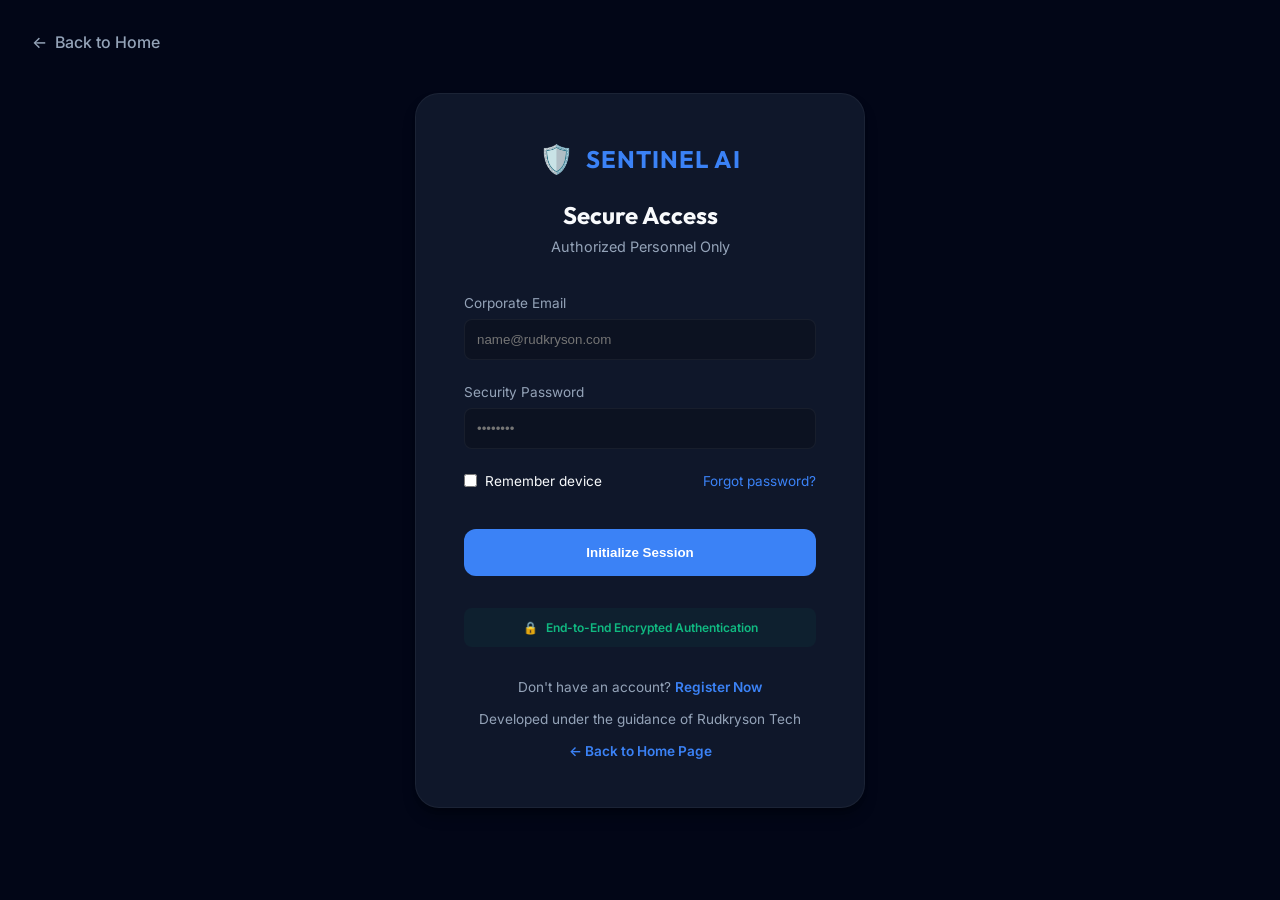
<file: frontend/login.html>
<!DOCTYPE html>
<html lang="en">
<head>
    <meta charset="UTF-8">
    <meta name="viewport" content="width=device-width, initial-scale=1.0">
    <title>Sentinel AI | Secure Login</title>
    <link rel="stylesheet" href="css/style.css">
    <link rel="preconnect" href="https://fonts.googleapis.com">
    <link rel="preconnect" href="https://fonts.gstatic.com" crossorigin>
    <link href="https://fonts.googleapis.com/css2?family=Inter:wght@300;400;500;600;700&family=Outfit:wght@400;600;700&display=swap" rel="stylesheet">
    <style>
        body {
            background-color: var(--bg-deep);
            display: flex;
            align-items: center;
            justify-content: center;
            padding: 2rem;
        }
        .login-card {
            background: var(--bg-surface);
            width: 100%;
            max-width: 450px;
            padding: 3rem;
            border-radius: 24px;
            border: 1px solid var(--glass-border);
            box-shadow: var(--card-shadow);
        }
        .login-header {
            text-align: center;
            margin-bottom: 2.5rem;
        }
        .login-header .logo {
            justify-content: center;
            margin-bottom: 1.5rem;
        }
        .login-header h2 {
            font-size: 1.5rem;
            margin-bottom: 0.5rem;
        }
        .login-header p {
            color: var(--text-dim);
            font-size: 0.9rem;
        }
        .form-group { margin-bottom: 1.5rem; }
        .login-btn {
            width: 100%;
            background: var(--primary);
            color: white;
            border: none;
            padding: 1rem;
            border-radius: 12px;
            font-weight: 600;
            cursor: pointer;
            margin-top: 1rem;
            transition: all 0.3s;
        }
        .login-btn:hover {
            background: #2563eb;
            transform: scale(1.02);
        }
        .login-footer {
            text-align: center;
            margin-top: 2rem;
            font-size: 0.85rem;
            color: var(--text-dim);
        }
        .security-note {
            display: flex;
            align-items: center;
            justify-content: center;
            gap: 0.5rem;
            margin-top: 2rem;
            padding: 0.75rem;
            background: rgba(16, 185, 129, 0.05);
            border-radius: 8px;
            color: var(--success);
            font-size: 0.75rem;
            font-weight: 600;
        }
    </style>
</head>
<body>
    <a href="landing.html" style="position: absolute; top: 2rem; left: 2rem; text-decoration: none; color: var(--text-dim); display: flex; align-items: center; gap: 0.5rem; font-weight: 500;">
        <span>←</span> Back to Home
    </a>
    <div class="login-card">
        <div class="login-header">
            <a href="landing.html" style="text-decoration: none;">
                <div class="logo">
                    <span class="logo-icon">🛡️</span>
                    <span class="logo-text">SENTINEL AI</span>
                </div>
            </a>
            <h2>Secure Access</h2>
            <p>Authorized Personnel Only</p>
        </div>

        <form id="login-form">
            <div class="form-group">
                <label>Corporate Email</label>
                <input type="email" id="email" placeholder="name@rudkryson.com" required style="width: 100%;">
            </div>
            <div class="form-group">
                <label>Security Password</label>
                <input type="password" id="password" placeholder="••••••••" required style="width: 100%;">
            </div>
            
            <div style="display: flex; justify-content: space-between; align-items: center; margin-bottom: 1.5rem;">
                <label style="display: flex; align-items: center; gap: 0.5rem; font-size: 0.85rem; cursor: pointer;">
                    <input type="checkbox"> Remember device
                </label>
                <a href="#" style="color: var(--primary); font-size: 0.85rem; text-decoration: none;">Forgot password?</a>
            </div>

            <button type="submit" class="login-btn" id="login-btn">Initialize Session</button>
        </form>

        <script>
            document.getElementById('login-form').addEventListener('submit', async (e) => {
                e.preventDefault();
                const btn = document.getElementById('login-btn');
                const email = document.getElementById('email').value;
                const password = document.getElementById('password').value;
                
                btn.textContent = 'Authenticating...';
                btn.disabled = true;

                const formData = new FormData();
                formData.append('username', email);
                formData.append('password', password);

                try {
                    const response = await fetch('/api/auth/login', {
                        method: 'POST',
                        body: formData
                    });
                    
                    if (response.ok) {
                        const data = await response.json();
                        localStorage.setItem('sentinel_token', data.access_token);
                        localStorage.setItem('user_email', email);
                        window.location.href = 'index.html';
                    } else {
                        const err = await response.json();
                        alert('Login Failed: ' + (err.detail || 'Invalid credentials'));
                    }
                } catch (err) {
                    alert('Connection Error: ' + err.message);
                } finally {
                    btn.textContent = 'Initialize Session';
                    btn.disabled = false;
                }
            });
        </script>

        <div class="security-note">
            <span>🔒</span> End-to-End Encrypted Authentication
        </div>

        <div class="login-footer">
            <p style="margin-bottom: 1rem;">Don't have an account? <a href="register.html" style="color: var(--primary); text-decoration: none; font-weight: 600;">Register Now</a></p>
            <p>Developed under the guidance of Rudkryson Tech</p>
            <a href="landing.html" style="color: var(--primary); display: inline-block; margin-top: 1rem; text-decoration: none; font-weight: 600;">← Back to Home Page</a>
        </div>
    </div>
    <script>
        if (localStorage.getItem('sentinel_token')) {
            window.location.href = 'index.html';
        }
    </script>
</body>
</html>
</file>
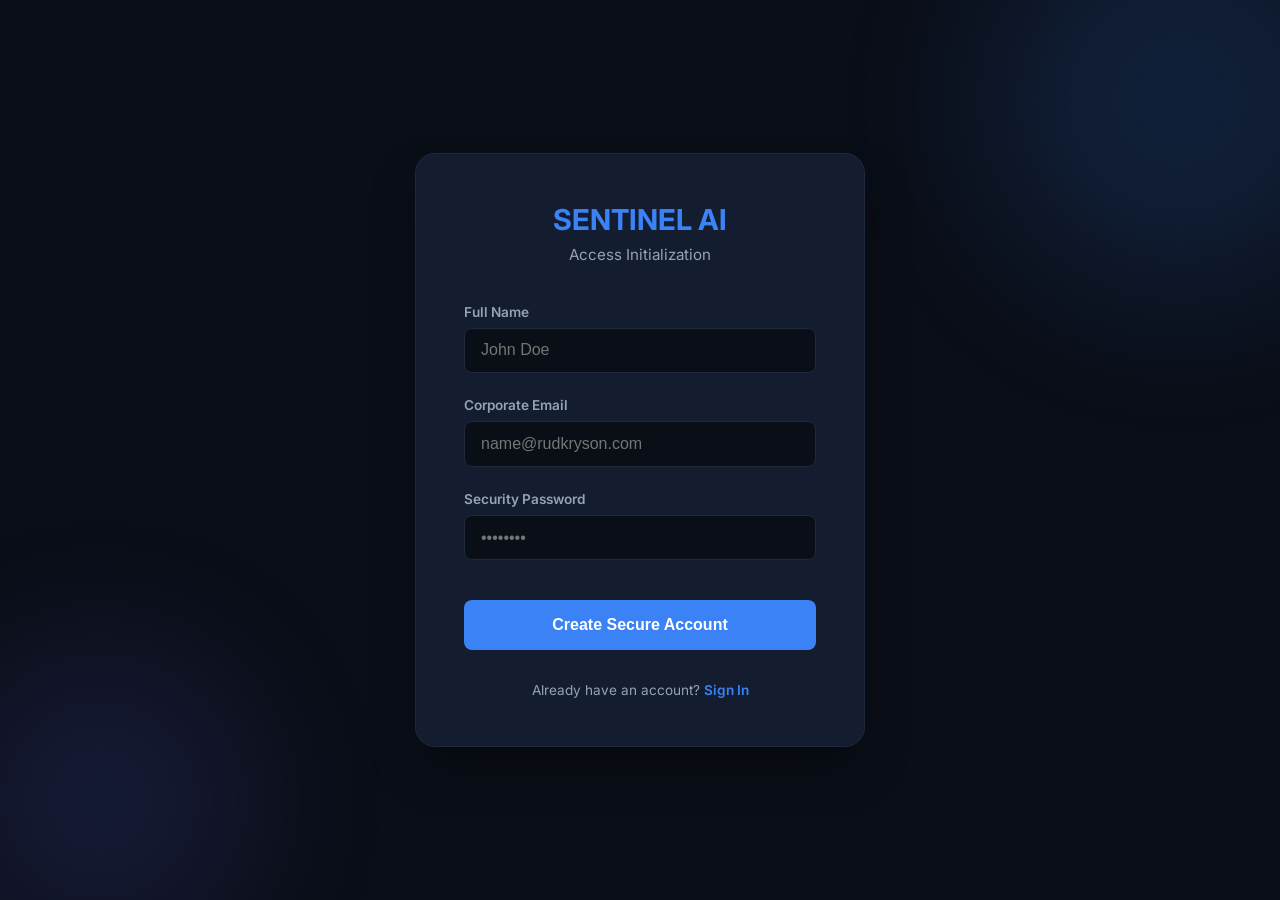
<file: frontend/register.html>
<!DOCTYPE html>
<html lang="en">
<head>
    <meta charset="UTF-8">
    <meta name="viewport" content="width=device-width, initial-scale=1.0">
    <title>Sentinel AI | Security Registration</title>
    <link href="https://fonts.googleapis.com/css2?family=Inter:wght@300;400;600;700&display=swap" rel="stylesheet">
    <style>
        :root {
            --bg: #0a0e17;
            --card-bg: #141c2f;
            --primary: #3b82f6;
            --primary-hover: #2563eb;
            --text: #ffffff;
            --text-dim: #94a3b8;
            --border: #1e293b;
        }

        * { margin: 0; padding: 0; box-sizing: border-box; }
        body {
            font-family: 'Inter', sans-serif;
            background: var(--bg);
            color: var(--text);
            display: flex;
            align-items: center;
            justify-content: center;
            min-height: 100vh;
            overflow: hidden;
        }

        .login-card {
            background: var(--card-bg);
            width: 100%;
            max-width: 450px;
            padding: 3rem;
            border-radius: 20px;
            box-shadow: 0 25px 50px -12px rgba(0, 0, 0, 0.5);
            border: 1px solid var(--border);
            position: relative;
            z-index: 10;
        }

        .header { text-align: center; margin-bottom: 2.5rem; }
        .logo { font-size: 1.8rem; font-weight: 700; color: var(--primary); margin-bottom: 0.5rem; }
        .header p { color: var(--text-dim); font-size: 0.95rem; }

        .form-group { margin-bottom: 1.5rem; }
        .form-group label { display: block; margin-bottom: 0.5rem; font-size: 0.85rem; font-weight: 600; color: var(--text-dim); }
        .form-group input {
            width: 100%;
            padding: 0.8rem 1rem;
            background: var(--bg);
            border: 1px solid var(--border);
            border-radius: 8px;
            color: var(--text);
            font-size: 1rem;
            transition: all 0.3s ease;
        }
        .form-group input:focus {
            outline: none;
            border-color: var(--primary);
            box-shadow: 0 0 0 4px rgba(59, 130, 246, 0.1);
        }

        .login-btn {
            width: 100%;
            padding: 1rem;
            background: var(--primary);
            color: white;
            border: none;
            border-radius: 8px;
            font-size: 1rem;
            font-weight: 600;
            cursor: pointer;
            transition: background 0.3s ease;
            margin-top: 1rem;
        }
        .login-btn:hover { background: var(--primary-hover); }
        .login-btn:disabled { opacity: 0.7; cursor: not-allowed; }

        .footer-links { text-align: center; margin-top: 2rem; font-size: 0.85rem; color: var(--text-dim); }
        .footer-links a { color: var(--primary); text-decoration: none; font-weight: 600; }

        .bg-circles {
            position: fixed;
            top: 0; left: 0; right: 0; bottom: 0;
            z-index: 1;
            overflow: hidden;
        }
        .circle {
            position: absolute;
            border-radius: 50%;
            filter: blur(80px);
            opacity: 0.15;
        }
        .c1 { width: 400px; height: 400px; background: var(--primary); top: -100px; right: -100px; }
        .c2 { width: 300px; height: 300px; background: #6366f1; bottom: -50px; left: -50px; }

        .alert {
            padding: 1rem;
            border-radius: 8px;
            margin-bottom: 1.5rem;
            font-size: 0.85rem;
            display: none;
        }
        .alert-error { background: rgba(239, 68, 68, 0.1); border: 1px solid #ef4444; color: #ef4444; }
        .alert-success { background: rgba(34, 197, 94, 0.1); border: 1px solid #22c55e; color: #22c55e; }
    </style>
</head>
<body>
    <div class="bg-circles">
        <div class="circle c1"></div>
        <div class="circle c2"></div>
    </div>

    <div class="login-card">
        <div class="header">
            <div class="logo">SENTINEL AI</div>
            <p>Access Initialization</p>
        </div>

        <div id="alert" class="alert"></div>

        <form id="register-form">
            <div class="form-group">
                <label>Full Name</label>
                <input type="text" id="fullname" placeholder="John Doe" required>
            </div>
            <div class="form-group">
                <label>Corporate Email</label>
                <input type="email" id="email" placeholder="name@rudkryson.com" required>
            </div>
            <div class="form-group">
                <label>Security Password</label>
                <input type="password" id="password" placeholder="••••••••" required>
            </div>

            <button type="submit" class="login-btn" id="submit-btn">Create Secure Account</button>
        </form>

        <div class="footer-links">
            Already have an account? <a href="login.html">Sign In</a>
        </div>
    </div>

    <script>
        if (localStorage.getItem('sentinel_token')) {
            window.location.href = 'index.html';
        }
        const form = document.getElementById('register-form');
        const btn = document.getElementById('submit-btn');
        const alertBox = document.getElementById('alert');

        form.onsubmit = async (e) => {
            e.preventDefault();
            
            btn.disabled = true;
            btn.textContent = 'Processing...';
            alertBox.style.display = 'none';

            const payload = {
                full_name: document.getElementById('fullname').value,
                email: document.getElementById('email').value,
                password: document.getElementById('password').value
            };

            try {
                const response = await fetch('/api/auth/register', {
                    method: 'POST',
                    headers: { 'Content-Type': 'application/json' },
                    body: JSON.stringify(payload)
                });

                const data = await response.json();

                if (response.ok) {
                    alertBox.className = 'alert alert-success';
                    alertBox.textContent = 'Account created successfully! Redirecting...';
                    alertBox.style.display = 'block';
                    setTimeout(() => window.location.href = 'login.html', 2000);
                } else {
                    alertBox.className = 'alert alert-error';
                    alertBox.textContent = data.detail || 'Registration failed';
                    alertBox.style.display = 'block';
                    btn.disabled = false;
                    btn.textContent = 'Create Secure Account';
                }
            } catch (err) {
                alertBox.className = 'alert alert-error';
                alertBox.textContent = 'Connection error. Please check your backend.';
                alertBox.style.display = 'block';
                btn.disabled = false;
                btn.textContent = 'Create Secure Account';
            }
        };
    </script>
</body>
</html>
</file>
<file: frontend/css/style.css>
:root {
    --bg-deep: #020617;
    --bg-surface: #0f172a;
    --bg-card: rgba(30, 41, 59, 0.7);
    --primary: #3b82f6;
    --primary-glow: rgba(59, 130, 246, 0.3);
    --secondary: #64748b;
    --accent: #0ea5e9;
    --text-main: #f8fafc;
    --text-dim: #94a3b8;
    --success: #10b981;
    --warning: #f59e0b;
    --danger: #ef4444;
    --sidebar-width: 280px;
    --glass-border: rgba(255, 255, 255, 0.05);
    --card-shadow: 0 10px 15px -3px rgba(0, 0, 0, 0.3), 0 4px 6px -4px rgba(0, 0, 0, 0.3);
}

* {
    margin: 0;
    padding: 0;
    box-sizing: border-box;
}

body {
    font-family: 'Inter', sans-serif;
    background-color: var(--bg-deep);
    color: var(--text-main);
    display: flex;
    min-height: 100vh;
    overflow-x: hidden;
}

h1, h2, h3, .logo-text {
    font-family: 'Outfit', sans-serif;
}

/* Sidebar Styling */
.sidebar {
    width: var(--sidebar-width);
    background-color: var(--bg-surface);
    border-right: 1px solid var(--glass-border);
    display: flex;
    flex-direction: column;
    padding: 2rem 0;
    position: fixed;
    height: 100vh;
    z-index: 100;
}

.sidebar-header {
    padding: 0 1.5rem;
    margin-bottom: 3rem;
}

.logo {
    display: flex;
    align-items: center;
    gap: 0.75rem;
}

.logo-icon {
    font-size: 1.75rem;
}

.logo-text {
    font-size: 1.5rem;
    font-weight: 700;
    letter-spacing: 1px;
    color: var(--primary);
}

.brand-sub {
    font-size: 0.7rem;
    color: var(--text-dim);
    margin-top: 0.25rem;
    letter-spacing: 2px;
    font-weight: 600;
}

.sidebar-nav {
    flex: 1;
    overflow-y: auto;
}

.sidebar-nav ul {
    list-style: none;
}

.sidebar-nav li {
    padding: 0.85rem 1.5rem;
    display: flex;
    align-items: center;
    gap: 1rem;
    cursor: pointer;
    color: var(--text-dim);
    transition: all 0.3s ease;
    border-left: 3px solid transparent;
}

.sidebar-nav li:hover {
    background: rgba(59, 130, 246, 0.05);
    color: var(--text-main);
}

.sidebar-nav li.active {
    background: rgba(59, 130, 246, 0.1);
    color: var(--primary);
    border-left-color: var(--primary);
}

.nav-icon {
    font-size: 1.2rem;
}

.badge {
    background: var(--danger);
    color: white;
    font-size: 0.7rem;
    padding: 0.1rem 0.5rem;
    border-radius: 10px;
    margin-left: auto;
}

.sidebar-footer {
    margin-top: auto;
    padding: 1.5rem;
    border-top: 1px solid var(--glass-border);
}

.user-profile {
    display: flex;
    align-items: center;
    gap: 0.75rem;
    margin-bottom: 1.5rem;
}

.avatar {
    width: 40px;
    height: 40px;
    background: var(--primary);
    border-radius: 50%;
    display: flex;
    align-items: center;
    justify-content: center;
    font-weight: 700;
    font-size: 0.9rem;
}

.user-name {
    font-size: 0.9rem;
    font-weight: 600;
}

.user-role {
    font-size: 0.75rem;
    color: var(--text-dim);
}

.logout-btn {
    width: 100%;
    background: transparent;
    border: 1px solid var(--glass-border);
    color: var(--text-dim);
    padding: 0.6rem;
    border-radius: 8px;
    cursor: pointer;
    transition: all 0.3s;
    font-size: 0.85rem;
}

.logout-btn:hover {
    background: rgba(239, 68, 68, 0.1);
    color: var(--danger);
}

/* Content Area */
.content-area {
    margin-left: var(--sidebar-width);
    flex: 1;
    padding: 2rem 3rem;
    position: relative;
    padding-bottom: 5rem;
}

.top-header {
    display: flex;
    justify-content: space-between;
    align-items: center;
    margin-bottom: 2.5rem;
}

.top-header h1 {
    font-size: 1.85rem;
    font-weight: 600;
}

.header-actions {
    display: flex;
    align-items: center;
    gap: 1.5rem;
    font-size: 0.85rem;
    color: var(--text-dim);
}

.status-dot {
    width: 8px;
    height: 8px;
    border-radius: 50%;
    display: inline-block;
    margin-right: 5px;
}

.status-dot.online { background: var(--success); box-shadow: 0 0 10px var(--success); }

/* Dashboard Cards */
.kpi-grid {
    display: grid;
    grid-template-columns: repeat(4, 1fr);
    gap: 1.5rem;
    margin-bottom: 2.5rem;
}

@media (max-width: 1200px) {
    .kpi-grid { grid-template-columns: repeat(2, 1fr); }
}

@media (max-width: 600px) {
    .kpi-grid { grid-template-columns: 1fr; }
}

.kpi-card {
    background: var(--bg-card);
    backdrop-filter: blur(10px);
    padding: 1.5rem;
    border-radius: 16px;
    border: 1px solid var(--glass-border);
    transition: transform 0.3s, box-shadow 0.3s;
}

.kpi-card:hover {
    transform: translateY(-5px);
    box-shadow: var(--card-shadow);
    border-color: rgba(59, 130, 246, 0.3);
}

.kpi-title {
    font-size: 0.85rem;
    color: var(--text-dim);
    margin-bottom: 1rem;
    text-transform: uppercase;
    letter-spacing: 1px;
}

.kpi-value {
    font-size: 2rem;
    font-weight: 700;
    margin-bottom: 0.5rem;
}

.kpi-trend {
    font-size: 0.8rem;
    font-weight: 500;
}

.kpi-trend.up { color: var(--success); }
.kpi-trend.down { color: var(--danger); }

/* Main Grid */
.main-grid {
    display: grid;
    grid-template-columns: 2fr 1fr;
    gap: 2rem;
}

.panel {
    background: var(--bg-card);
    backdrop-filter: blur(10px);
    padding: 1.75rem;
    border-radius: 16px;
    border: 1px solid var(--glass-border);
}

.panel-header {
    display: flex;
    justify-content: space-between;
    align-items: center;
    margin-bottom: 1.5rem;
}

.panel-header h3 {
    font-size: 1.1rem;
    color: var(--text-main);
}

/* Alert Items */
.alert-list {
    display: flex;
    flex-direction: column;
    gap: 1rem;
}

.alert-item {
    padding: 1rem;
    border-radius: 12px;
    background: rgba(255, 255, 255, 0.03);
    border-left: 4px solid var(--secondary);
    display: flex;
    justify-content: space-between;
    align-items: center;
    transition: all 0.2s;
}

.alert-item:hover {
    background: rgba(255, 255, 255, 0.05);
}

.alert-item.critical { border-left-color: var(--danger); }
.alert-item.high { border-left-color: var(--warning); }

.alert-info p { font-size: 0.9rem; font-weight: 600; }
.alert-info span { font-size: 0.75rem; color: var(--text-dim); }

.risk-tag {
    font-size: 0.7rem;
    font-weight: 700;
    padding: 0.25rem 0.6rem;
    border-radius: 6px;
    text-transform: uppercase;
}

.risk-tag.critical { background: rgba(239, 68, 68, 0.15); color: var(--danger); }
.risk-tag.high { background: rgba(245, 158, 11, 0.15); color: var(--warning); }

/* Analysis Form */
.analysis-form {
    display: grid;
    grid-template-columns: 1fr 1fr;
    gap: 1.5rem;
}

.form-group {
    display: flex;
    flex-direction: column;
    gap: 0.5rem;
}

.form-group label {
    font-size: 0.85rem;
    color: var(--text-dim);
}

.form-group input, .form-group select {
    background: rgba(0, 0, 0, 0.2);
    border: 1px solid var(--glass-border);
    padding: 0.75rem;
    border-radius: 8px;
    color: var(--text-main);
    outline: none;
    transition: all 0.3s;
}

.form-group input:focus {
    border-color: var(--primary);
    box-shadow: 0 0 0 2px var(--primary-glow);
}

.full-width { grid-column: span 2; }

.submit-btn {
    grid-column: span 2;
    background: var(--primary);
    color: white;
    border: none;
    padding: 1rem;
    border-radius: 10px;
    font-weight: 600;
    cursor: pointer;
    margin-top: 1rem;
    transition: all 0.3s;
}

.submit-btn:hover {
    background: #2563eb;
    transform: scale(1.02);
}

/* Results Display */
.result-card {
    margin-top: 2rem;
    padding: 2rem;
    border-radius: 16px;
    text-align: center;
    display: none;
    animation: fadeIn 0.5s ease-out;
}

.result-card.visible { display: block; }

@keyframes fadeIn {
    from { opacity: 0; transform: translateY(10px); }
    to { opacity: 1; transform: translateY(0); }
}

.result-header { font-size: 1.5rem; font-weight: 700; margin-bottom: 1.5rem; }

.score-circle {
    width: 120px;
    height: 120px;
    border-radius: 50%;
    border: 6px solid;
    margin: 0 auto 1.5rem;
    display: flex;
    flex-direction: column;
    align-items: center;
    justify-content: center;
}

.score-val { font-size: 1.75rem; font-weight: 700; }
.score-label { font-size: 0.7rem; text-transform: uppercase; }

/* Footer */
.app-footer {
    position: absolute;
    bottom: 0;
    left: 0;
    right: 0;
    padding: 1.5rem;
    text-align: center;
    font-size: 0.75rem;
    color: var(--text-dim);
    border-top: 1px solid var(--glass-border);
}

/* Utilities */
.loader {
    width: 48px;
    height: 48px;
    border: 5px solid var(--text-dim);
    border-bottom-color: var(--primary);
    border-radius: 50%;
    display: inline-block;
    box-sizing: border-box;
    animation: rotation 1s linear infinite;
}

@keyframes rotation {
    0% { transform: rotate(0deg); }
    100% { transform: rotate(360deg); }
}

.loader-container {
    display: flex;
    justify-content: center;
    align-items: center;
    min-height: 300px;
}

/* Responsive */
@media (max-width: 1024px) {
    .main-grid { grid-template-columns: 1fr; }
}
</file>
